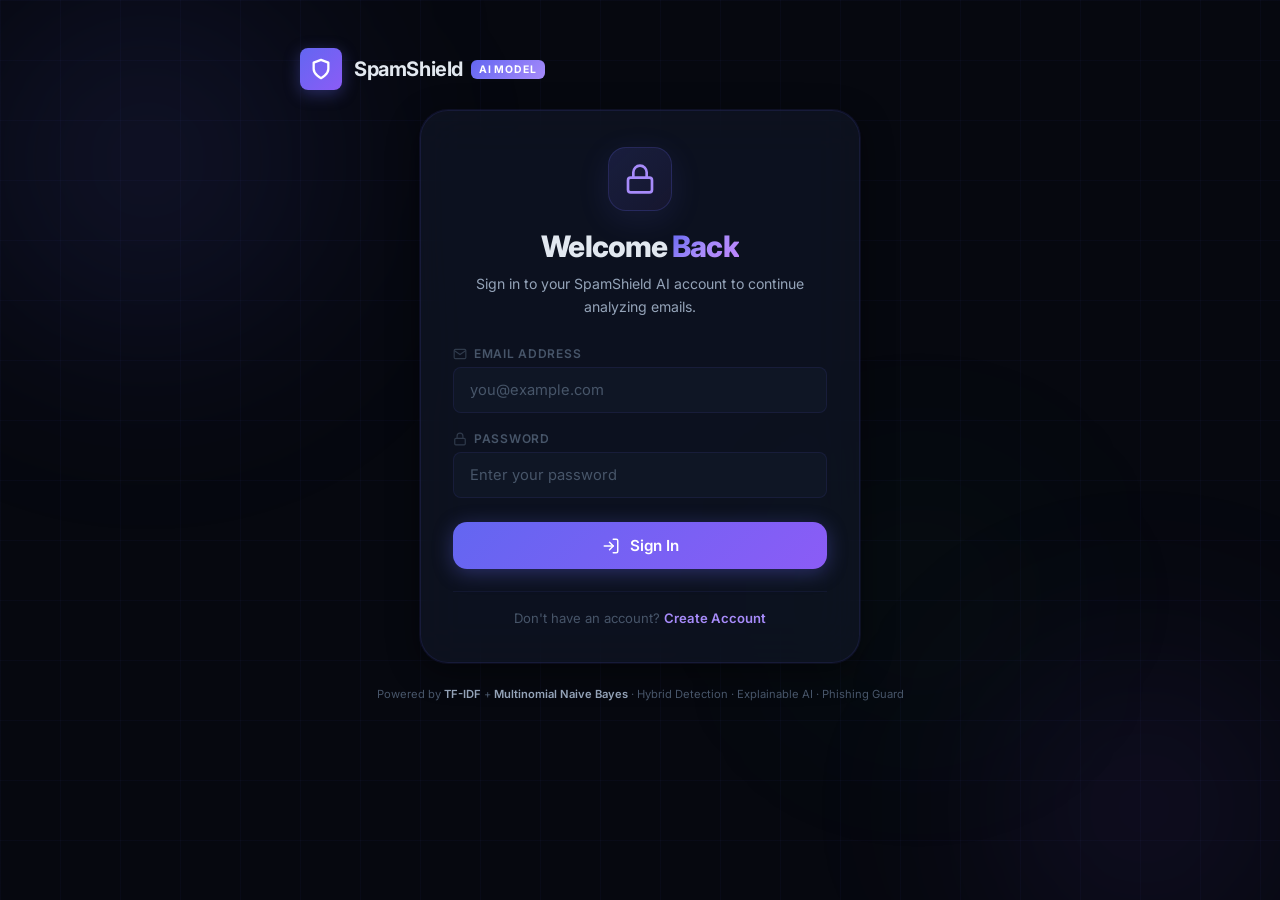
<file: login.html>
<!DOCTYPE html>
<html lang="en">

<head>
    <meta charset="UTF-8">
    <meta name="viewport" content="width=device-width, initial-scale=1.0">
    <title>Login — SpamShield AI</title>
    <meta name="description" content="Login to SpamShield AI to analyze your emails for spam and phishing threats.">
    <link rel="preconnect" href="https://fonts.googleapis.com">
    <link rel="preconnect" href="https://fonts.gstatic.com" crossorigin>
    <link href="https://fonts.googleapis.com/css2?family=Inter:wght@300;400;500;600;700;800;900&family=JetBrains+Mono:wght@400;500;600&display=swap" rel="stylesheet">
    <link rel="stylesheet" href="style.css">
</head>

<body>

    <!-- Animated background -->
    <div class="bg-grid"></div>
    <div class="orb orb-1"></div>
    <div class="orb orb-2"></div>
    <div class="orb orb-3"></div>

    <div class="app-wrapper">

        <!-- Header / Brand -->
        <header class="header" id="header">
            <div class="logo">
                <div class="logo-icon">
                    <svg width="22" height="22" viewBox="0 0 24 24" fill="none" stroke="currentColor" stroke-width="2.5"
                        stroke-linecap="round" stroke-linejoin="round">
                        <path d="M12 22s8-4 8-10V5l-8-3-8 3v7c0 6 8 10 8 10z" />
                    </svg>
                </div>
                <div class="logo-text">
                    <span class="brand">SpamShield</span>
                    <span class="badge">AI Model</span>
                </div>
            </div>
        </header>

        <!-- Login Card -->
        <div class="main-card auth-card">
            <div class="card-header">
                <div class="auth-icon">
                    <svg width="32" height="32" viewBox="0 0 24 24" fill="none" stroke="currentColor" stroke-width="2" stroke-linecap="round" stroke-linejoin="round">
                        <rect x="3" y="11" width="18" height="11" rx="2" ry="2"/><path d="M7 11V7a5 5 0 0 1 10 0v4"/>
                    </svg>
                </div>
                <h1>Welcome <span class="gradient-text">Back</span></h1>
                <p class="subtitle">Sign in to your SpamShield AI account to continue analyzing emails.</p>
            </div>

            <!-- Error Message -->
            <div class="auth-message error-message" id="errorMsg" style="display: none;">
                <svg width="16" height="16" viewBox="0 0 24 24" fill="none" stroke="currentColor" stroke-width="2"><circle cx="12" cy="12" r="10"/><line x1="15" y1="9" x2="9" y2="15"/><line x1="9" y1="9" x2="15" y2="15"/></svg>
                <span id="errorText"></span>
            </div>

            <!-- Success Message -->
            <div class="auth-message success-message" id="successMsg" style="display: none;">
                <svg width="16" height="16" viewBox="0 0 24 24" fill="none" stroke="currentColor" stroke-width="2"><path d="M22 11.08V12a10 10 0 1 1-5.93-9.14"/><polyline points="22 4 12 14.01 9 11.01"/></svg>
                <span id="successText"></span>
            </div>

            <form class="auth-form" id="loginForm" onsubmit="handleLogin(event)">
                <div class="form-group">
                    <label class="form-label" for="loginEmail">
                        <svg width="14" height="14" viewBox="0 0 24 24" fill="none" stroke="currentColor" stroke-width="2"><path d="M4 4h16c1.1 0 2 .9 2 2v12c0 1.1-.9 2-2 2H4c-1.1 0-2-.9-2-2V6c0-1.1.9-2 2-2z"/><polyline points="22,6 12,13 2,6"/></svg>
                        Email Address
                    </label>
                    <input type="email" id="loginEmail" class="form-input" placeholder="you@example.com" required autocomplete="email">
                </div>

                <div class="form-group">
                    <label class="form-label" for="loginPassword">
                        <svg width="14" height="14" viewBox="0 0 24 24" fill="none" stroke="currentColor" stroke-width="2"><rect x="3" y="11" width="18" height="11" rx="2" ry="2"/><path d="M7 11V7a5 5 0 0 1 10 0v4"/></svg>
                        Password
                    </label>
                    <input type="password" id="loginPassword" class="form-input" placeholder="Enter your password" required minlength="6" autocomplete="current-password">
                </div>

                <button type="submit" class="auth-btn" id="loginBtn">
                    <span class="btn-content">
                        <svg width="18" height="18" viewBox="0 0 24 24" fill="none" stroke="currentColor" stroke-width="2" stroke-linecap="round" stroke-linejoin="round"><path d="M15 3h4a2 2 0 0 1 2 2v14a2 2 0 0 1-2 2h-4"/><polyline points="10 17 15 12 10 7"/><line x1="15" y1="12" x2="3" y2="12"/></svg>
                        <span>Sign In</span>
                    </span>
                    <span class="btn-loading">
                        <span class="spinner"></span>
                        <span>Signing in…</span>
                    </span>
                </button>
            </form>

            <div class="auth-footer">
                <p>Don't have an account? <a href="/register" class="auth-link">Create Account</a></p>
            </div>
        </div>

        <!-- Footer -->
        <footer class="footer">
            <p>Powered by <strong>TF-IDF</strong> + <strong>Multinomial Naive Bayes</strong> · Hybrid Detection ·
                Explainable AI · Phishing Guard</p>
        </footer>

    </div>

    <script>
        async function handleLogin(e) {
            e.preventDefault();
            const btn = document.getElementById('loginBtn');
            const errorMsg = document.getElementById('errorMsg');
            const errorText = document.getElementById('errorText');
            const successMsg = document.getElementById('successMsg');

            errorMsg.style.display = 'none';
            successMsg.style.display = 'none';
            btn.classList.add('loading');

            const email = document.getElementById('loginEmail').value.trim();
            const password = document.getElementById('loginPassword').value;

            try {
                const res = await fetch('/api/login', {
                    method: 'POST',
                    headers: { 'Content-Type': 'application/json' },
                    body: JSON.stringify({ email, password })
                });
                const data = await res.json();
                btn.classList.remove('loading');

                if (data.success) {
                    successMsg.style.display = 'flex';
                    document.getElementById('successText').textContent = `Welcome back, ${data.username}! Redirecting…`;
                    setTimeout(() => { window.location.href = '/'; }, 800);
                } else {
                    errorMsg.style.display = 'flex';
                    errorText.textContent = data.error || 'Login failed. Please try again.';
                }
            } catch (err) {
                btn.classList.remove('loading');
                errorMsg.style.display = 'flex';
                errorText.textContent = 'Network error. Is the server running?';
            }
        }
    </script>

</body>

</html>
</file>
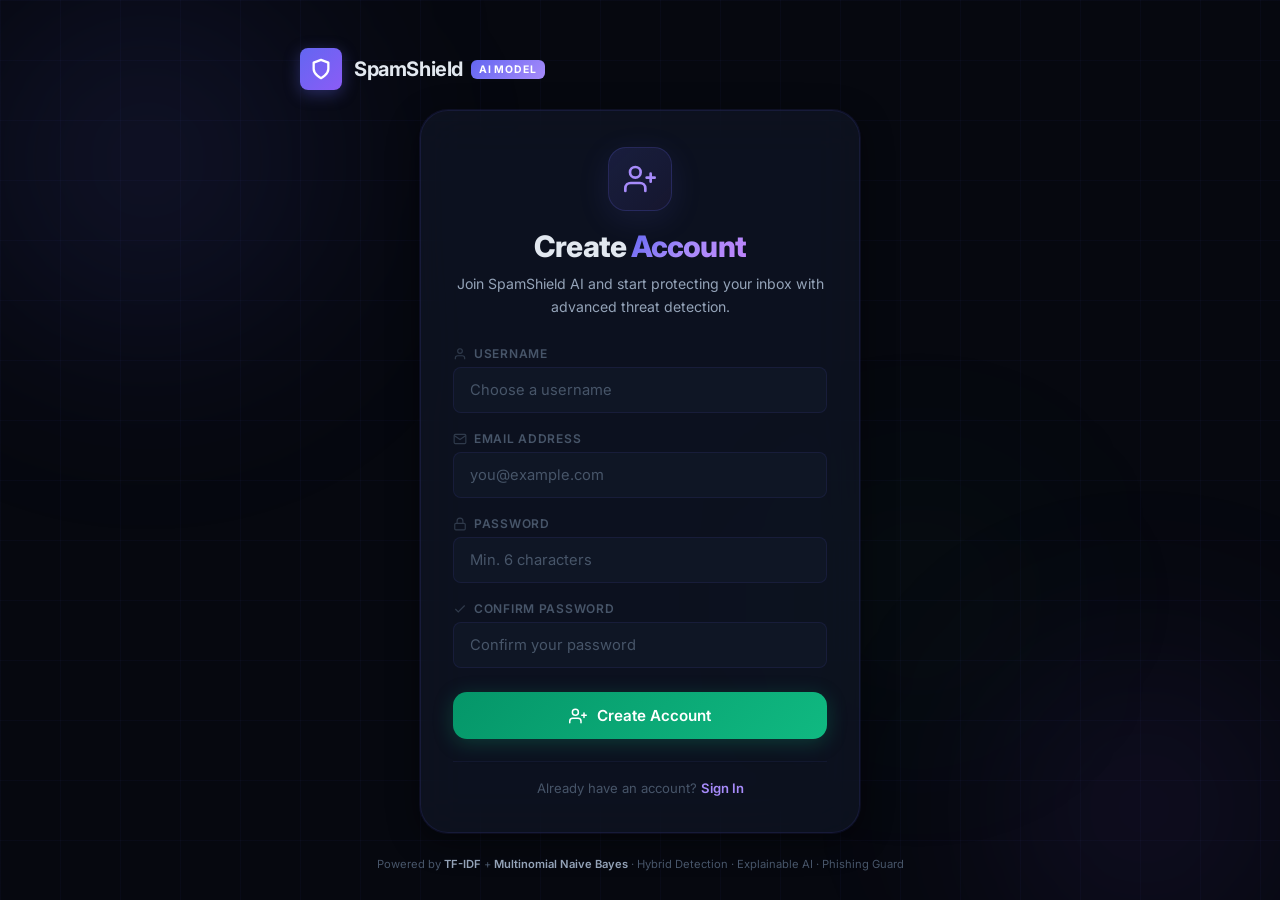
<file: register.html>
<!DOCTYPE html>
<html lang="en">

<head>
    <meta charset="UTF-8">
    <meta name="viewport" content="width=device-width, initial-scale=1.0">
    <title>Register — SpamShield AI</title>
    <meta name="description" content="Create your SpamShield AI account to start detecting spam and phishing emails.">
    <link rel="preconnect" href="https://fonts.googleapis.com">
    <link rel="preconnect" href="https://fonts.gstatic.com" crossorigin>
    <link href="https://fonts.googleapis.com/css2?family=Inter:wght@300;400;500;600;700;800;900&family=JetBrains+Mono:wght@400;500;600&display=swap" rel="stylesheet">
    <link rel="stylesheet" href="style.css">
</head>

<body>

    <!-- Animated background -->
    <div class="bg-grid"></div>
    <div class="orb orb-1"></div>
    <div class="orb orb-2"></div>
    <div class="orb orb-3"></div>

    <div class="app-wrapper">

        <!-- Header / Brand -->
        <header class="header" id="header">
            <div class="logo">
                <div class="logo-icon">
                    <svg width="22" height="22" viewBox="0 0 24 24" fill="none" stroke="currentColor" stroke-width="2.5"
                        stroke-linecap="round" stroke-linejoin="round">
                        <path d="M12 22s8-4 8-10V5l-8-3-8 3v7c0 6 8 10 8 10z" />
                    </svg>
                </div>
                <div class="logo-text">
                    <span class="brand">SpamShield</span>
                    <span class="badge">AI Model</span>
                </div>
            </div>
        </header>

        <!-- Register Card -->
        <div class="main-card auth-card">
            <div class="card-header">
                <div class="auth-icon">
                    <svg width="32" height="32" viewBox="0 0 24 24" fill="none" stroke="currentColor" stroke-width="2" stroke-linecap="round" stroke-linejoin="round">
                        <path d="M16 21v-2a4 4 0 0 0-4-4H5a4 4 0 0 0-4 4v2"/><circle cx="8.5" cy="7" r="4"/><line x1="20" y1="8" x2="20" y2="14"/><line x1="23" y1="11" x2="17" y2="11"/>
                    </svg>
                </div>
                <h1>Create <span class="gradient-text">Account</span></h1>
                <p class="subtitle">Join SpamShield AI and start protecting your inbox with advanced threat detection.</p>
            </div>

            <!-- Error Message -->
            <div class="auth-message error-message" id="errorMsg" style="display: none;">
                <svg width="16" height="16" viewBox="0 0 24 24" fill="none" stroke="currentColor" stroke-width="2"><circle cx="12" cy="12" r="10"/><line x1="15" y1="9" x2="9" y2="15"/><line x1="9" y1="9" x2="15" y2="15"/></svg>
                <span id="errorText"></span>
            </div>

            <!-- Success Message -->
            <div class="auth-message success-message" id="successMsg" style="display: none;">
                <svg width="16" height="16" viewBox="0 0 24 24" fill="none" stroke="currentColor" stroke-width="2"><path d="M22 11.08V12a10 10 0 1 1-5.93-9.14"/><polyline points="22 4 12 14.01 9 11.01"/></svg>
                <span id="successText"></span>
            </div>

            <form class="auth-form" id="registerForm" onsubmit="handleRegister(event)">
                <div class="form-group">
                    <label class="form-label" for="regUsername">
                        <svg width="14" height="14" viewBox="0 0 24 24" fill="none" stroke="currentColor" stroke-width="2"><path d="M20 21v-2a4 4 0 0 0-4-4H8a4 4 0 0 0-4 4v2"/><circle cx="12" cy="7" r="4"/></svg>
                        Username
                    </label>
                    <input type="text" id="regUsername" class="form-input" placeholder="Choose a username" required minlength="3" autocomplete="username">
                </div>

                <div class="form-group">
                    <label class="form-label" for="regEmail">
                        <svg width="14" height="14" viewBox="0 0 24 24" fill="none" stroke="currentColor" stroke-width="2"><path d="M4 4h16c1.1 0 2 .9 2 2v12c0 1.1-.9 2-2 2H4c-1.1 0-2-.9-2-2V6c0-1.1.9-2 2-2z"/><polyline points="22,6 12,13 2,6"/></svg>
                        Email Address
                    </label>
                    <input type="email" id="regEmail" class="form-input" placeholder="you@example.com" required autocomplete="email">
                </div>

                <div class="form-group">
                    <label class="form-label" for="regPassword">
                        <svg width="14" height="14" viewBox="0 0 24 24" fill="none" stroke="currentColor" stroke-width="2"><rect x="3" y="11" width="18" height="11" rx="2" ry="2"/><path d="M7 11V7a5 5 0 0 1 10 0v4"/></svg>
                        Password
                    </label>
                    <input type="password" id="regPassword" class="form-input" placeholder="Min. 6 characters" required minlength="6" autocomplete="new-password">
                </div>

                <div class="form-group">
                    <label class="form-label" for="regConfirm">
                        <svg width="14" height="14" viewBox="0 0 24 24" fill="none" stroke="currentColor" stroke-width="2"><polyline points="20 6 9 17 4 12"/></svg>
                        Confirm Password
                    </label>
                    <input type="password" id="regConfirm" class="form-input" placeholder="Confirm your password" required minlength="6" autocomplete="new-password">
                </div>

                <button type="submit" class="auth-btn register-btn" id="registerBtn">
                    <span class="btn-content">
                        <svg width="18" height="18" viewBox="0 0 24 24" fill="none" stroke="currentColor" stroke-width="2" stroke-linecap="round" stroke-linejoin="round"><path d="M16 21v-2a4 4 0 0 0-4-4H5a4 4 0 0 0-4 4v2"/><circle cx="8.5" cy="7" r="4"/><line x1="20" y1="8" x2="20" y2="14"/><line x1="23" y1="11" x2="17" y2="11"/></svg>
                        <span>Create Account</span>
                    </span>
                    <span class="btn-loading">
                        <span class="spinner"></span>
                        <span>Creating account…</span>
                    </span>
                </button>
            </form>

            <div class="auth-footer">
                <p>Already have an account? <a href="/login" class="auth-link">Sign In</a></p>
            </div>
        </div>

        <!-- Footer -->
        <footer class="footer">
            <p>Powered by <strong>TF-IDF</strong> + <strong>Multinomial Naive Bayes</strong> · Hybrid Detection ·
                Explainable AI · Phishing Guard</p>
        </footer>

    </div>

    <script>
        async function handleRegister(e) {
            e.preventDefault();
            const btn = document.getElementById('registerBtn');
            const errorMsg = document.getElementById('errorMsg');
            const errorText = document.getElementById('errorText');
            const successMsg = document.getElementById('successMsg');

            errorMsg.style.display = 'none';
            successMsg.style.display = 'none';

            const username = document.getElementById('regUsername').value.trim();
            const email = document.getElementById('regEmail').value.trim();
            const password = document.getElementById('regPassword').value;
            const confirm = document.getElementById('regConfirm').value;

            // Client-side validation
            if (password !== confirm) {
                errorMsg.style.display = 'flex';
                errorText.textContent = 'Passwords do not match.';
                return;
            }

            btn.classList.add('loading');

            try {
                const res = await fetch('/api/register', {
                    method: 'POST',
                    headers: { 'Content-Type': 'application/json' },
                    body: JSON.stringify({ username, email, password, confirm_password: confirm })
                });
                const data = await res.json();
                btn.classList.remove('loading');

                if (data.success) {
                    successMsg.style.display = 'flex';
                    document.getElementById('successText').textContent = `Account created! Welcome, ${data.username}! Redirecting…`;
                    setTimeout(() => { window.location.href = '/'; }, 1000);
                } else {
                    errorMsg.style.display = 'flex';
                    errorText.textContent = data.error || 'Registration failed. Please try again.';
                }
            } catch (err) {
                btn.classList.remove('loading');
                errorMsg.style.display = 'flex';
                errorText.textContent = 'Network error. Is the server running?';
            }
        }
    </script>

</body>

</html>
</file>
<file: style.css>
/* ===== RESET & FOUNDATION ===== */
*, *::before, *::after {
    margin: 0;
    padding: 0;
    box-sizing: border-box;
}

:root {
    --bg-deep:        #06080f;
    --bg-surface:     #0d1117;
    --bg-card:        rgba(17, 24, 39, 0.65);
    --bg-card-border: rgba(99, 102, 241, 0.12);
    --bg-input:       rgba(17, 24, 39, 0.80);
    --bg-input-focus: rgba(30, 41, 59, 0.90);

    --text-primary:   #e2e8f0;
    --text-secondary: #94a3b8;
    --text-muted:     #475569;

    --accent-start:   #6366f1;
    --accent-mid:     #8b5cf6;
    --accent-end:     #a78bfa;
    --accent-glow:    rgba(99, 102, 241, 0.35);

    --green:          #22c55e;
    --green-glow:     rgba(34, 197, 94, 0.25);
    --red:            #ef4444;
    --red-glow:       rgba(239, 68, 68, 0.25);
    --amber:          #f59e0b;
    --cyan:           #22d3ee;

    --radius-sm:  8px;
    --radius-md:  14px;
    --radius-lg:  22px;
    --radius-xl:  28px;

    --shadow-card: 0 8px 32px rgba(0,0,0,0.45), 0 0 0 1px var(--bg-card-border);
    --transition: 0.3s cubic-bezier(.4,0,.2,1);
}

html {
    font-size: 16px;
    -webkit-font-smoothing: antialiased;
    -moz-osx-font-smoothing: grayscale;
}

body {
    font-family: 'Inter', system-ui, -apple-system, sans-serif;
    background: var(--bg-deep);
    color: var(--text-primary);
    min-height: 100vh;
    overflow-x: hidden;
    display: flex;
    align-items: flex-start;
    justify-content: center;
    padding-top: 24px;
}

/* ===== ANIMATED BACKGROUND ===== */
.bg-grid {
    position: fixed;
    inset: 0;
    background-image:
        linear-gradient(rgba(99,102,241,0.04) 1px, transparent 1px),
        linear-gradient(90deg, rgba(99,102,241,0.04) 1px, transparent 1px);
    background-size: 60px 60px;
    pointer-events: none;
    z-index: 0;
}

.orb {
    position: fixed;
    border-radius: 50%;
    filter: blur(100px);
    pointer-events: none;
    z-index: 0;
    will-change: transform;
}

.orb-1 {
    width: 500px; height: 500px;
    background: radial-gradient(circle, rgba(99,102,241,0.18), transparent 70%);
    top: -10%; left: -8%;
    animation: drift1 18s ease-in-out infinite alternate;
}
.orb-2 {
    width: 400px; height: 400px;
    background: radial-gradient(circle, rgba(139,92,246,0.15), transparent 70%);
    bottom: -12%; right: -5%;
    animation: drift2 22s ease-in-out infinite alternate;
}
.orb-3 {
    width: 300px; height: 300px;
    background: radial-gradient(circle, rgba(34,197,94,0.08), transparent 70%);
    top: 50%; left: 60%;
    animation: drift3 15s ease-in-out infinite alternate;
}

@keyframes drift1 { to { transform: translate(80px, 60px) scale(1.1); } }
@keyframes drift2 { to { transform: translate(-60px, -80px) scale(1.15); } }
@keyframes drift3 { to { transform: translate(-40px, 50px) scale(0.9); } }

/* ===== LAYOUT ===== */
.app-wrapper {
    position: relative;
    z-index: 1;
    width: 100%;
    max-width: 720px;
    padding: 24px 20px;
}

/* ===== HEADER ===== */
.header {
    display: flex;
    align-items: center;
    justify-content: space-between;
    margin-bottom: 20px;
    animation: fadeSlideDown 0.6s ease-out both;
}

.logo {
    display: flex;
    align-items: center;
    gap: 12px;
}

.logo-icon {
    width: 42px; height: 42px;
    display: grid;
    place-items: center;
    border-radius: var(--radius-sm);
    background: linear-gradient(135deg, var(--accent-start), var(--accent-mid));
    color: #fff;
    box-shadow: 0 4px 16px var(--accent-glow);
}

.logo-text {
    display: flex;
    align-items: center;
    gap: 8px;
}

.brand {
    font-size: 1.25rem;
    font-weight: 700;
    letter-spacing: -0.02em;
    color: var(--text-primary);
}

.badge {
    font-size: 0.65rem;
    font-weight: 700;
    letter-spacing: 0.08em;
    text-transform: uppercase;
    padding: 3px 8px;
    border-radius: 6px;
    background: linear-gradient(135deg, var(--accent-start), var(--accent-end));
    color: #fff;
}

.status-pill {
    display: flex;
    align-items: center;
    gap: 7px;
    padding: 6px 14px;
    border-radius: 100px;
    background: rgba(34,197,94,0.08);
    border: 1px solid rgba(34,197,94,0.18);
    font-size: 0.75rem;
    font-weight: 500;
    color: var(--green);
}

.status-dot {
    width: 7px; height: 7px;
    border-radius: 50%;
    background: var(--green);
    box-shadow: 0 0 8px var(--green);
    animation: pulse-dot 2s ease-in-out infinite;
}

@keyframes pulse-dot {
    0%, 100% { opacity: 1; transform: scale(1); }
    50% { opacity: 0.5; transform: scale(0.8); }
}

.sound-toggle {
    background: rgba(255, 255, 255, 0.05);
    border: 1px solid rgba(255, 255, 255, 0.1);
    color: var(--text-secondary);
    width: 34px;
    height: 34px;
    border-radius: var(--radius-sm);
    display: grid;
    place-items: center;
    cursor: pointer;
    transition: var(--transition);
}

.sound-toggle:hover {
    background: rgba(255, 255, 255, 0.1);
    color: var(--text-primary);
}

.sound-toggle.muted {
    color: var(--red);
    background: rgba(239, 68, 68, 0.1);
    border-color: rgba(239, 68, 68, 0.2);
}

/* ═══════════════════════════════════════
   TAB NAVIGATION
   ═══════════════════════════════════════ */
.tab-nav {
    display: flex;
    gap: 4px;
    padding: 5px;
    margin-bottom: 20px;
    border-radius: var(--radius-md);
    background: rgba(17, 24, 39, 0.5);
    border: 1px solid var(--bg-card-border);
    backdrop-filter: blur(12px);
    animation: fadeSlideDown 0.6s ease-out 0.05s both;
}

.tab-btn {
    flex: 1;
    display: flex;
    align-items: center;
    justify-content: center;
    gap: 8px;
    padding: 11px 16px;
    border: none;
    border-radius: 10px;
    background: transparent;
    color: var(--text-muted);
    font-family: 'Inter', sans-serif;
    font-size: 0.82rem;
    font-weight: 600;
    cursor: pointer;
    transition: var(--transition);
    position: relative;
}

.tab-btn:hover {
    color: var(--text-secondary);
    background: rgba(99, 102, 241, 0.06);
}

.tab-btn.active {
    color: #fff;
    background: linear-gradient(135deg, var(--accent-start), var(--accent-mid));
    box-shadow: 0 4px 16px var(--accent-glow);
}

.tab-btn svg {
    opacity: 0.7;
}

.tab-btn.active svg {
    opacity: 1;
}

/* Tab panels */
.tab-panel {
    display: none;
    animation: fadeSlideUp 0.4s ease-out both;
}

.tab-panel.active {
    display: block;
}

/* ===== MAIN CARD ===== */
.main-card {
    background: var(--bg-card);
    border: 1px solid var(--bg-card-border);
    border-radius: var(--radius-xl);
    padding: 36px 32px;
    box-shadow: var(--shadow-card);
    backdrop-filter: blur(24px) saturate(1.4);
    -webkit-backdrop-filter: blur(24px) saturate(1.4);
    animation: fadeSlideUp 0.7s ease-out 0.1s both;
}

.card-header {
    text-align: center;
    margin-bottom: 28px;
}

h1 {
    font-size: 1.85rem;
    font-weight: 800;
    letter-spacing: -0.03em;
    line-height: 1.15;
    margin-bottom: 10px;
}

.gradient-text {
    background: linear-gradient(135deg, var(--accent-start), var(--accent-end), #c084fc);
    -webkit-background-clip: text;
    -webkit-text-fill-color: transparent;
    background-clip: text;
}

.subtitle {
    color: var(--text-secondary);
    font-size: 0.88rem;
    line-height: 1.6;
    max-width: 480px;
    margin: 0 auto;
}

/* ═══════════════════════════════════════
   DASHBOARD — STATS ROW
   ═══════════════════════════════════════ */
.stats-row {
    display: grid;
    grid-template-columns: repeat(3, 1fr);
    gap: 12px;
    margin-bottom: 24px;
}

.stat-card {
    display: flex;
    align-items: center;
    gap: 12px;
    padding: 18px 16px;
    border-radius: var(--radius-md);
    border: 1px solid rgba(99,102,241,0.08);
    background: rgba(255,255,255,0.02);
    transition: var(--transition);
}

.stat-card:hover {
    background: rgba(255,255,255,0.04);
    transform: translateY(-2px);
}

.stat-icon {
    font-size: 1.6rem;
    width: 44px; height: 44px;
    display: grid;
    place-items: center;
    border-radius: var(--radius-sm);
}

.stat-total .stat-icon { background: rgba(99,102,241,0.12); }
.stat-spam .stat-icon  { background: rgba(239,68,68,0.12); }
.stat-safe .stat-icon  { background: rgba(34,197,94,0.12); }

.stat-value {
    font-family: 'JetBrains Mono', monospace;
    font-size: 1.5rem;
    font-weight: 700;
    color: var(--text-primary);
}

.stat-label {
    font-size: 0.72rem;
    font-weight: 500;
    text-transform: uppercase;
    letter-spacing: 0.06em;
    color: var(--text-muted);
    margin-top: 2px;
}

/* ═══════════════════════════════════════
   DASHBOARD — HISTORY TABLE
   ═══════════════════════════════════════ */
.history-section {
    margin-top: 8px;
}

.section-title {
    display: flex;
    align-items: center;
    gap: 8px;
    font-size: 0.78rem;
    font-weight: 600;
    text-transform: uppercase;
    letter-spacing: 0.06em;
    color: var(--text-muted);
    margin-bottom: 14px;
}

.section-title svg {
    opacity: 0.6;
}

.history-table-wrap {
    overflow-x: auto;
    border-radius: var(--radius-sm);
    border: 1px solid rgba(99,102,241,0.06);
}

.history-table {
    width: 100%;
    border-collapse: collapse;
    font-size: 0.82rem;
}

.history-table thead th {
    background: rgba(99,102,241,0.06);
    padding: 10px 12px;
    text-align: left;
    font-size: 0.7rem;
    font-weight: 600;
    text-transform: uppercase;
    letter-spacing: 0.06em;
    color: var(--text-muted);
    white-space: nowrap;
}

.history-table tbody td {
    padding: 10px 12px;
    border-top: 1px solid rgba(255,255,255,0.03);
    color: var(--text-secondary);
    vertical-align: middle;
}

.history-table tbody tr:hover {
    background: rgba(99,102,241,0.04);
}

.preview-col {
    max-width: 200px;
    white-space: nowrap;
    overflow: hidden;
    text-overflow: ellipsis;
}

.badge-result {
    display: inline-flex;
    padding: 3px 10px;
    border-radius: 100px;
    font-size: 0.72rem;
    font-weight: 600;
    white-space: nowrap;
}

.badge-result.spam {
    background: rgba(239,68,68,0.12);
    color: var(--red);
}

.badge-result.ham {
    background: rgba(34,197,94,0.12);
    color: var(--green);
}

.empty-state {
    text-align: center;
    padding: 28px 12px !important;
    color: var(--text-muted);
    font-style: italic;
}

/* ═══════════════════════════════════════
   FILE UPLOAD
   ═══════════════════════════════════════ */
.upload-zone {
    border: 2px dashed rgba(99,102,241,0.2);
    border-radius: var(--radius-md);
    padding: 22px 20px;
    text-align: center;
    cursor: pointer;
    transition: var(--transition);
    background: rgba(99,102,241,0.03);
}

.upload-zone:hover,
.upload-zone.drag-over {
    border-color: var(--accent-start);
    background: rgba(99,102,241,0.07);
    box-shadow: 0 0 20px var(--accent-glow);
}

.upload-content {
    display: flex;
    align-items: center;
    justify-content: center;
    gap: 10px;
    color: var(--text-muted);
    font-size: 0.85rem;
}

.upload-content svg {
    color: var(--accent-mid);
}

.upload-success {
    display: flex;
    align-items: center;
    justify-content: center;
    gap: 8px;
    color: var(--green);
    font-size: 0.85rem;
    font-weight: 500;
}

.or-divider {
    text-align: center;
    position: relative;
    color: var(--text-muted);
    font-size: 0.75rem;
    font-weight: 600;
    letter-spacing: 0.1em;
    text-transform: uppercase;
}

.or-divider::before,
.or-divider::after {
    content: '';
    position: absolute;
    top: 50%;
    width: 40%;
    height: 1px;
    background: rgba(99,102,241,0.1);
}

.or-divider::before { left: 0; }
.or-divider::after { right: 0; }

/* ===== IMAGE OCR SCAN ===== */
.image-scan-section {
    padding: 16px 18px;
    border-radius: var(--radius-md);
    border: 1.5px solid rgba(99, 102, 241, 0.12);
    background: var(--bg-input);
    display: flex;
    flex-direction: column;
    gap: 10px;
}

.image-scan-header {
    display: flex;
    align-items: center;
    gap: 10px;
    font-size: 0.8rem;
    font-weight: 700;
    text-transform: uppercase;
    letter-spacing: 0.05em;
    color: var(--text-muted);
}

.image-scan-header svg {
    color: var(--accent-mid);
    flex-shrink: 0;
}

.image-scan-hint {
    font-size: 0.8rem;
    line-height: 1.5;
    color: var(--text-secondary);
    margin: 0;
}

.image-scan-row {
    display: flex;
    flex-wrap: wrap;
    align-items: center;
    gap: 12px;
}

.image-file-input {
    flex: 1;
    min-width: 200px;
    font-size: 0.85rem;
    color: var(--text-secondary);
    cursor: pointer;
}

.image-scan-btn.scan-btn {
    min-width: 160px;
}

.image-error-msg {
    margin: 0;
    font-size: 0.82rem;
    color: var(--red);
    line-height: 1.45;
}

.image-result-panel {
    margin-top: 6px;
    padding-top: 14px;
    border-top: 1px solid rgba(99, 102, 241, 0.08);
    display: flex;
    flex-direction: column;
    gap: 14px;
}

.image-result-label {
    display: block;
    font-size: 0.72rem;
    font-weight: 600;
    text-transform: uppercase;
    letter-spacing: 0.06em;
    color: var(--text-muted);
    margin-bottom: 8px;
}

.extracted-text-box {
    margin: 0;
    max-height: 180px;
    overflow: auto;
    padding: 12px 14px;
    border-radius: var(--radius-sm);
    background: rgba(0, 0, 0, 0.2);
    border: 1px solid rgba(99, 102, 241, 0.1);
    font-family: 'JetBrains Mono', monospace;
    font-size: 0.78rem;
    line-height: 1.5;
    color: var(--text-primary);
    white-space: pre-wrap;
    word-break: break-word;
}

.image-verdict-row {
    display: flex;
    flex-wrap: wrap;
    align-items: baseline;
    gap: 12px 20px;
}

.image-verdict {
    font-size: 1.15rem;
    font-weight: 800;
    letter-spacing: -0.02em;
}

.image-verdict.spam {
    color: var(--red);
}

.image-verdict.ham {
    color: var(--green);
}

.image-confidence {
    font-size: 0.9rem;
    font-weight: 600;
    color: var(--text-secondary);
    font-variant-numeric: tabular-nums;
}

.image-combined-note {
    margin: 0;
    font-size: 0.78rem;
    color: var(--accent-mid);
    font-weight: 500;
}

/* ===== INPUT SECTION ===== */
.input-section {
    display: flex;
    flex-direction: column;
    gap: 14px;
}

.textarea-wrapper {
    border-radius: var(--radius-md);
    border: 1.5px solid rgba(99,102,241,0.1);
    background: var(--bg-input);
    transition: var(--transition);
    overflow: hidden;
}

.textarea-wrapper:focus-within {
    border-color: var(--accent-start);
    background: var(--bg-input-focus);
    box-shadow: 0 0 0 3px var(--accent-glow);
}

.textarea-label {
    display: flex;
    align-items: center;
    gap: 8px;
    padding: 12px 16px 0;
    font-size: 0.75rem;
    font-weight: 600;
    text-transform: uppercase;
    letter-spacing: 0.06em;
    color: var(--text-muted);
}

.char-count {
    margin-left: auto;
    font-family: 'JetBrains Mono', monospace;
    font-size: 0.7rem;
    font-weight: 500;
    color: var(--text-muted);
    transition: var(--transition);
}

.char-count.warn { color: var(--amber); }
.char-count.danger { color: var(--red); }

textarea {
    width: 100%;
    min-height: 130px;
    padding: 12px 16px 16px;
    background: transparent;
    border: none;
    outline: none;
    resize: vertical;
    font-family: 'Inter', sans-serif;
    font-size: 0.95rem;
    line-height: 1.6;
    color: var(--text-primary);
}

textarea::placeholder {
    color: var(--text-muted);
}

/* ===== SCAN BUTTON ===== */
.scan-btn {
    position: relative;
    display: flex;
    align-items: center;
    justify-content: center;
    padding: 15px 28px;
    border: none;
    border-radius: var(--radius-md);
    background: linear-gradient(135deg, var(--accent-start), var(--accent-mid));
    color: #fff;
    font-family: 'Inter', sans-serif;
    font-size: 0.95rem;
    font-weight: 600;
    cursor: pointer;
    overflow: hidden;
    transition: var(--transition);
    box-shadow: 0 4px 20px var(--accent-glow);
}

.scan-btn::before {
    content: '';
    position: absolute;
    inset: 0;
    background: linear-gradient(135deg, transparent 30%, rgba(255,255,255,0.12) 50%, transparent 70%);
    transform: translateX(-100%);
    transition: transform 0.5s;
}

.scan-btn:hover {
    transform: translateY(-2px);
    box-shadow: 0 8px 30px var(--accent-glow);
}

.scan-btn:hover::before {
    transform: translateX(100%);
}

.scan-btn:active {
    transform: translateY(0) scale(0.98);
}

.btn-content,
.btn-loading {
    display: flex;
    align-items: center;
    gap: 10px;
    transition: var(--transition);
}

.btn-loading {
    position: absolute;
    opacity: 0;
    transform: translateY(10px);
}

.scan-btn.loading .btn-content {
    opacity: 0;
    transform: translateY(-10px);
}

.scan-btn.loading .btn-loading {
    opacity: 1;
    transform: translateY(0);
}

.scan-btn.loading {
    pointer-events: none;
    background: linear-gradient(135deg, #4338ca, #6d28d9);
}

.spinner {
    width: 18px; height: 18px;
    border: 2.5px solid rgba(255,255,255,0.25);
    border-top-color: #fff;
    border-radius: 50%;
    animation: spin 0.7s linear infinite;
}

@keyframes spin { to { transform: rotate(360deg); } }

/* ===== RESULT SECTION ===== */
.result-section {
    margin-top: 24px;
    display: none;
    flex-direction: column;
    gap: 14px;
    animation: fadeSlideUp 0.5s ease-out both;
}

.result-section.visible {
    display: flex;
}

.result-card {
    display: flex;
    align-items: center;
    gap: 16px;
    padding: 18px 22px;
    border-radius: var(--radius-md);
    border: 1.5px solid transparent;
    transition: var(--transition);
}

.result-card.spam {
    background: rgba(239, 68, 68, 0.08);
    border-color: rgba(239, 68, 68, 0.25);
}

.result-card.ham {
    background: rgba(34, 197, 94, 0.08);
    border-color: rgba(34, 197, 94, 0.25);
}

.result-icon {
    flex-shrink: 0;
    width: 50px; height: 50px;
    border-radius: var(--radius-sm);
    display: grid;
    place-items: center;
    font-size: 1.5rem;
    transition: var(--transition);
}

.result-card.spam .result-icon {
    background: linear-gradient(135deg, rgba(239,68,68,0.2), rgba(239,68,68,0.05));
    box-shadow: 0 0 20px var(--red-glow);
}

.result-card.ham .result-icon {
    background: linear-gradient(135deg, rgba(34,197,94,0.2), rgba(34,197,94,0.05));
    box-shadow: 0 0 20px var(--green-glow);
}

.result-verdict {
    font-size: 1.05rem;
    font-weight: 700;
    letter-spacing: -0.01em;
}

.result-card.spam .result-verdict { color: var(--red); }
.result-card.ham  .result-verdict { color: var(--green); }

.result-desc {
    font-size: 0.78rem;
    color: var(--text-secondary);
    margin-top: 2px;
    line-height: 1.5;
}

.model-badge {
    display: inline-flex;
    align-items: center;
    margin-top: 10px;
    padding: 5px 12px;
    border-radius: 999px;
    font-size: 0.72rem;
    font-weight: 700;
    letter-spacing: 0.04em;
    text-transform: uppercase;
    background: rgba(99, 102, 241, 0.12);
    color: var(--accent-mid);
    border: 1px solid rgba(99, 102, 241, 0.2);
}

.model-badge.bert {
    background: rgba(34, 197, 94, 0.1);
    color: var(--green);
    border-color: rgba(34, 197, 94, 0.25);
}

.model-badge.legacy {
    background: rgba(148, 163, 184, 0.12);
    color: var(--text-muted);
    border-color: rgba(148, 163, 184, 0.2);
}

.predict-image-attach {
    display: flex;
    flex-direction: column;
    gap: 6px;
}

.predict-attach-label {
    font-size: 0.75rem;
    font-weight: 600;
    color: var(--text-muted);
    text-transform: uppercase;
    letter-spacing: 0.05em;
}

.predict-attach-input {
    font-size: 0.85rem;
    color: var(--text-secondary);
    cursor: pointer;
}

/* ═══════════════════════════════════════
   FEEDBACK BUTTONS
   ═══════════════════════════════════════ */
.feedback-section {
    display: none;
    align-items: center;
    gap: 10px;
    padding: 12px 16px;
    border-radius: var(--radius-md);
    background: rgba(255,255,255,0.02);
    border: 1px solid rgba(99,102,241,0.06);
}

.feedback-label {
    font-size: 0.78rem;
    font-weight: 500;
    color: var(--text-muted);
    margin-right: auto;
}

.feedback-btn {
    display: inline-flex;
    align-items: center;
    gap: 6px;
    padding: 7px 16px;
    border: 1px solid rgba(255,255,255,0.08);
    border-radius: 100px;
    background: rgba(255,255,255,0.03);
    color: var(--text-secondary);
    font-family: 'Inter', sans-serif;
    font-size: 0.78rem;
    font-weight: 500;
    cursor: pointer;
    transition: var(--transition);
}

.feedback-btn:hover:not(:disabled) {
    transform: translateY(-1px);
}

.fb-correct:hover:not(:disabled) {
    background: rgba(34,197,94,0.12);
    border-color: rgba(34,197,94,0.3);
    color: var(--green);
}

.fb-wrong:hover:not(:disabled) {
    background: rgba(239,68,68,0.12);
    border-color: rgba(239,68,68,0.3);
    color: var(--red);
}

.feedback-btn:disabled {
    opacity: 0.4;
    cursor: default;
}

.feedback-msg {
    font-size: 0.75rem;
    font-weight: 500;
}

.feedback-msg.success { color: var(--green); }
.feedback-msg.error   { color: var(--red); }

/* ===== CONFIDENCE BAR ===== */
.confidence-section {
    padding: 14px 18px;
    border-radius: var(--radius-md);
    background: rgba(255,255,255,0.02);
    border: 1px solid rgba(99,102,241,0.08);
}

.confidence-header {
    display: flex;
    justify-content: space-between;
    align-items: center;
    margin-bottom: 8px;
}

.confidence-label {
    font-size: 0.75rem;
    font-weight: 600;
    text-transform: uppercase;
    letter-spacing: 0.06em;
    color: var(--text-muted);
}

.confidence-value {
    font-family: 'JetBrains Mono', monospace;
    font-size: 0.85rem;
    font-weight: 600;
    color: var(--text-primary);
}

.confidence-track {
    height: 8px;
    border-radius: 100px;
    background: rgba(255,255,255,0.06);
    overflow: hidden;
}

.confidence-fill {
    height: 100%;
    border-radius: 100px;
    width: 0%;
    transition: width 1s cubic-bezier(.4,0,.2,1), background 0.4s;
    box-shadow: 0 0 12px var(--accent-glow);
}

.confidence-fill.low     { background: linear-gradient(90deg, var(--red), #f97316); }
.confidence-fill.medium  { background: linear-gradient(90deg, var(--amber), #eab308); }
.confidence-fill.high    { background: linear-gradient(90deg, var(--accent-start), var(--accent-end)); }
.confidence-fill.very-high { background: linear-gradient(90deg, var(--green), #4ade80); }

/* ===== MODEL ACCURACY BAR ===== */
.accuracy-section {
    padding: 14px 18px;
    border-radius: var(--radius-md);
    background: rgba(255,255,255,0.02);
    border: 1px solid rgba(99,102,241,0.08);
}

.accuracy-header {
    display: flex;
    justify-content: space-between;
    align-items: center;
    margin-bottom: 8px;
}

.accuracy-label {
    display: flex;
    align-items: center;
    gap: 6px;
    font-size: 0.75rem;
    font-weight: 600;
    text-transform: uppercase;
    letter-spacing: 0.06em;
    color: var(--text-muted);
}

.accuracy-label svg { opacity: 0.7; }

.accuracy-value {
    font-family: 'JetBrains Mono', monospace;
    font-size: 0.85rem;
    font-weight: 600;
    color: var(--cyan);
}

.accuracy-track {
    height: 8px;
    border-radius: 100px;
    background: rgba(255,255,255,0.06);
    overflow: hidden;
}

.accuracy-fill {
    height: 100%;
    border-radius: 100px;
    width: 0%;
    background: linear-gradient(90deg, #06b6d4, #22d3ee, #67e8f9);
    transition: width 1.2s cubic-bezier(.4,0,.2,1);
    box-shadow: 0 0 12px rgba(6, 182, 212, 0.35);
}

/* ═══════════════════════════════════════
   EXPLAINABLE AI
   ═══════════════════════════════════════ */
.explain-card {
    padding: 18px 20px;
    border-radius: var(--radius-md);
    background: rgba(99,102,241,0.04);
    border: 1px solid rgba(99,102,241,0.12);
    display: none;
}

.explain-list {
    list-style: none;
    margin: 0;
    padding: 0;
}

.explain-list li {
    position: relative;
    padding: 8px 0 8px 24px;
    font-size: 0.82rem;
    color: var(--text-secondary);
    line-height: 1.5;
    border-bottom: 1px solid rgba(255,255,255,0.03);
}

.explain-list li:last-child {
    border-bottom: none;
}

.explain-list li::before {
    content: '→';
    position: absolute;
    left: 4px;
    color: var(--accent-mid);
    font-weight: 700;
}

/* ═══════════════════════════════════════
   SPAM WORDS HIGHLIGHT
   ═══════════════════════════════════════ */
.spam-words-card {
    padding: 18px 20px;
    border-radius: var(--radius-md);
    background: rgba(239,68,68,0.04);
    border: 1px solid rgba(239,68,68,0.12);
}

.spam-words-list {
    display: flex;
    flex-wrap: wrap;
    gap: 8px;
    margin-top: 4px;
}

.spam-word {
    display: inline-block;
    padding: 5px 14px;
    border-radius: 100px;
    background: rgba(239,68,68,0.12);
    border: 1px solid rgba(239,68,68,0.25);
    color: #fca5a5;
    font-size: 0.78rem;
    font-weight: 600;
    font-family: 'JetBrains Mono', monospace;
    letter-spacing: 0.02em;
    transition: var(--transition);
    animation: fadeIn 0.3s ease-out both;
}

.spam-word:hover {
    background: rgba(239,68,68,0.2);
    transform: translateY(-1px);
}

@keyframes fadeIn {
    from { opacity: 0; transform: scale(0.9); }
    to   { opacity: 1; transform: scale(1); }
}

/* ═══════════════════════════════════════
   URL / PHISHING ANALYSIS
   ═══════════════════════════════════════ */
.url-card {
    padding: 18px 20px;
    border-radius: var(--radius-md);
    background: rgba(255,255,255,0.02);
    border: 1px solid rgba(99,102,241,0.08);
}

.url-list {
    display: flex;
    flex-direction: column;
    gap: 8px;
    margin-top: 4px;
}

.url-item {
    display: flex;
    align-items: flex-start;
    gap: 10px;
    padding: 10px 14px;
    border-radius: var(--radius-sm);
    font-size: 0.82rem;
    transition: var(--transition);
}

.url-item.suspicious {
    background: rgba(239,68,68,0.06);
    border: 1px solid rgba(239,68,68,0.15);
}

.url-item.safe {
    background: rgba(34,197,94,0.04);
    border: 1px solid rgba(34,197,94,0.1);
}

.url-status {
    font-size: 1rem;
    flex-shrink: 0;
    margin-top: 1px;
}

.url-domain {
    font-family: 'JetBrains Mono', monospace;
    font-size: 0.78rem;
    color: var(--text-primary);
    word-break: break-all;
}

.url-flags {
    font-size: 0.72rem;
    color: var(--text-muted);
    margin-top: 2px;
    display: block;
}

.url-item.suspicious .url-flags {
    color: #fca5a5;
}

/* ═══════════════════════════════════════
   SENDER REPUTATION
   ═══════════════════════════════════════ */
.reputation-card {
    padding: 18px 20px;
    border-radius: var(--radius-md);
    background: rgba(255,255,255,0.02);
    border: 1px solid rgba(99,102,241,0.08);
}

.reputation-info {
    display: flex;
    align-items: center;
    gap: 12px;
    flex-wrap: wrap;
    margin-top: 4px;
}

.rep-sender {
    font-family: 'JetBrains Mono', monospace;
    font-size: 0.8rem;
    color: var(--text-primary);
}

.rep-badge {
    padding: 4px 12px;
    border-radius: 100px;
    font-size: 0.72rem;
    font-weight: 600;
}

.rep-trusted    { background: rgba(34,197,94,0.12); color: var(--green); }
.rep-suspicious { background: rgba(245,158,11,0.12); color: var(--amber); }
.rep-dangerous  { background: rgba(239,68,68,0.12); color: var(--red); }
.rep-unknown    { background: rgba(99,102,241,0.1); color: var(--accent-end); }

.rep-stats {
    font-size: 0.72rem;
    color: var(--text-muted);
    width: 100%;
}

/* ═══════════════════════════════════════
   ANALYTICS CHARTS
   ═══════════════════════════════════════ */
.chart-grid {
    display: flex;
    flex-direction: column;
    gap: 20px;
}

.chart-card {
    padding: 20px;
    border-radius: var(--radius-md);
    background: rgba(255,255,255,0.02);
    border: 1px solid rgba(99,102,241,0.08);
}

.chart-wrap {
    height: 220px;
    margin-top: 12px;
}

.analytics-empty {
    text-align: center;
    padding: 40px 20px;
    color: var(--text-muted);
    font-size: 0.9rem;
    display: none;
}

/* ===== FOOTER ===== */
.footer {
    text-align: center;
    margin-top: 24px;
    font-size: 0.7rem;
    color: var(--text-muted);
    animation: fadeSlideUp 0.7s ease-out 0.3s both;
}

.footer strong {
    color: var(--text-secondary);
    font-weight: 600;
}

/* ===== ANIMATIONS ===== */
@keyframes fadeSlideUp {
    from { opacity: 0; transform: translateY(16px); }
    to   { opacity: 1; transform: translateY(0); }
}

@keyframes fadeSlideDown {
    from { opacity: 0; transform: translateY(-12px); }
    to   { opacity: 1; transform: translateY(0); }
}

@keyframes shake {
    0%, 100% { transform: translateX(0); }
    20%      { transform: translateX(-6px); }
    40%      { transform: translateX(5px); }
    60%      { transform: translateX(-4px); }
    80%      { transform: translateX(3px); }
}

.shake {
    animation: shake 0.45s ease-in-out;
}

/* ===== RESPONSIVE ===== */
@media (max-width: 640px) {
    .app-wrapper {
        padding: 16px 10px;
    }
    .main-card {
        padding: 24px 18px;
        border-radius: var(--radius-lg);
    }
    h1 {
        font-size: 1.45rem;
    }
    .subtitle {
        font-size: 0.82rem;
    }
    .stats-row {
        grid-template-columns: 1fr;
    }
    .tab-btn span {
        display: none;
    }
    .tab-btn {
        padding: 11px 12px;
    }
    .feedback-section {
        flex-wrap: wrap;
    }
    .user-name { display: none; }
    .auth-form { gap: 14px; }
}

/* ═══════════════════════════════════════
   USER NAV (Header)
   ═══════════════════════════════════════ */
.user-nav {
    display: flex;
    align-items: center;
    gap: 10px;
    padding: 5px 10px 5px 5px;
    border-radius: 100px;
    background: rgba(99, 102, 241, 0.08);
    border: 1px solid rgba(99, 102, 241, 0.15);
    transition: var(--transition);
}

.user-avatar {
    width: 30px;
    height: 30px;
    border-radius: 50%;
    background: linear-gradient(135deg, var(--accent-start), var(--accent-end));
    color: #fff;
    font-size: 0.78rem;
    font-weight: 700;
    display: grid;
    place-items: center;
    text-transform: uppercase;
}

.user-name {
    font-size: 0.78rem;
    font-weight: 600;
    color: var(--text-secondary);
    max-width: 100px;
    overflow: hidden;
    text-overflow: ellipsis;
    white-space: nowrap;
}

.logout-btn {
    display: grid;
    place-items: center;
    width: 28px;
    height: 28px;
    border-radius: 50%;
    background: rgba(239, 68, 68, 0.08);
    border: 1px solid rgba(239, 68, 68, 0.15);
    color: var(--red);
    cursor: pointer;
    transition: var(--transition);
    text-decoration: none;
}

.logout-btn:hover {
    background: rgba(239, 68, 68, 0.2);
    border-color: rgba(239, 68, 68, 0.35);
    transform: scale(1.08);
}

/* ═══════════════════════════════════════
   AUTH PAGES (Login / Register)
   ═══════════════════════════════════════ */
.auth-card {
    max-width: 440px;
    margin: 0 auto;
}

.auth-icon {
    width: 64px;
    height: 64px;
    margin: 0 auto 18px;
    display: grid;
    place-items: center;
    border-radius: 18px;
    background: linear-gradient(135deg, rgba(99, 102, 241, 0.15), rgba(139, 92, 246, 0.08));
    border: 1px solid rgba(99, 102, 241, 0.2);
    color: var(--accent-end);
    box-shadow: 0 8px 32px rgba(99, 102, 241, 0.12);
}

.auth-form {
    display: flex;
    flex-direction: column;
    gap: 18px;
    margin-top: 8px;
}

.form-group {
    display: flex;
    flex-direction: column;
    gap: 6px;
}

.form-label {
    display: flex;
    align-items: center;
    gap: 7px;
    font-size: 0.75rem;
    font-weight: 600;
    text-transform: uppercase;
    letter-spacing: 0.06em;
    color: var(--text-muted);
}

.form-label svg {
    opacity: 0.6;
}

.form-input {
    width: 100%;
    padding: 13px 16px;
    border-radius: var(--radius-sm);
    border: 1.5px solid rgba(99, 102, 241, 0.1);
    background: var(--bg-input);
    color: var(--text-primary);
    font-family: 'Inter', sans-serif;
    font-size: 0.92rem;
    outline: none;
    transition: var(--transition);
}

.form-input::placeholder {
    color: var(--text-muted);
}

.form-input:focus {
    border-color: var(--accent-start);
    background: var(--bg-input-focus);
    box-shadow: 0 0 0 3px var(--accent-glow);
}

.auth-btn {
    position: relative;
    display: flex;
    align-items: center;
    justify-content: center;
    padding: 14px 28px;
    margin-top: 6px;
    border: none;
    border-radius: var(--radius-md);
    background: linear-gradient(135deg, var(--accent-start), var(--accent-mid));
    color: #fff;
    font-family: 'Inter', sans-serif;
    font-size: 0.95rem;
    font-weight: 600;
    cursor: pointer;
    overflow: hidden;
    transition: var(--transition);
    box-shadow: 0 4px 20px var(--accent-glow);
}

.auth-btn:hover {
    transform: translateY(-2px);
    box-shadow: 0 8px 30px var(--accent-glow);
}

.auth-btn:active {
    transform: translateY(0) scale(0.98);
}

.auth-btn .btn-content,
.auth-btn .btn-loading {
    display: flex;
    align-items: center;
    gap: 10px;
    transition: var(--transition);
}

.auth-btn .btn-loading {
    position: absolute;
    opacity: 0;
    transform: translateY(10px);
}

.auth-btn.loading .btn-content {
    opacity: 0;
    transform: translateY(-10px);
}

.auth-btn.loading .btn-loading {
    opacity: 1;
    transform: translateY(0);
}

.auth-btn.loading {
    pointer-events: none;
    background: linear-gradient(135deg, #4338ca, #6d28d9);
}

.register-btn {
    background: linear-gradient(135deg, #059669, #10b981);
    box-shadow: 0 4px 20px rgba(16, 185, 129, 0.25);
}

.register-btn:hover {
    box-shadow: 0 8px 30px rgba(16, 185, 129, 0.35);
}

.register-btn.loading {
    background: linear-gradient(135deg, #047857, #059669);
}

/* Auth messages */
.auth-message {
    display: flex;
    align-items: center;
    gap: 10px;
    padding: 12px 16px;
    border-radius: var(--radius-sm);
    font-size: 0.82rem;
    font-weight: 500;
    margin-bottom: 8px;
    animation: fadeSlideDown 0.3s ease-out both;
}

.error-message {
    background: rgba(239, 68, 68, 0.1);
    border: 1px solid rgba(239, 68, 68, 0.25);
    color: var(--red);
}

.success-message {
    background: rgba(34, 197, 94, 0.1);
    border: 1px solid rgba(34, 197, 94, 0.25);
    color: var(--green);
}

.auth-footer {
    text-align: center;
    margin-top: 22px;
    padding-top: 18px;
    border-top: 1px solid rgba(99, 102, 241, 0.08);
    font-size: 0.82rem;
    color: var(--text-muted);
}

.auth-link {
    color: var(--accent-end);
    text-decoration: none;
    font-weight: 600;
    transition: var(--transition);
}

.auth-link:hover {
    color: #c084fc;
    text-decoration: underline;
}
</file>
